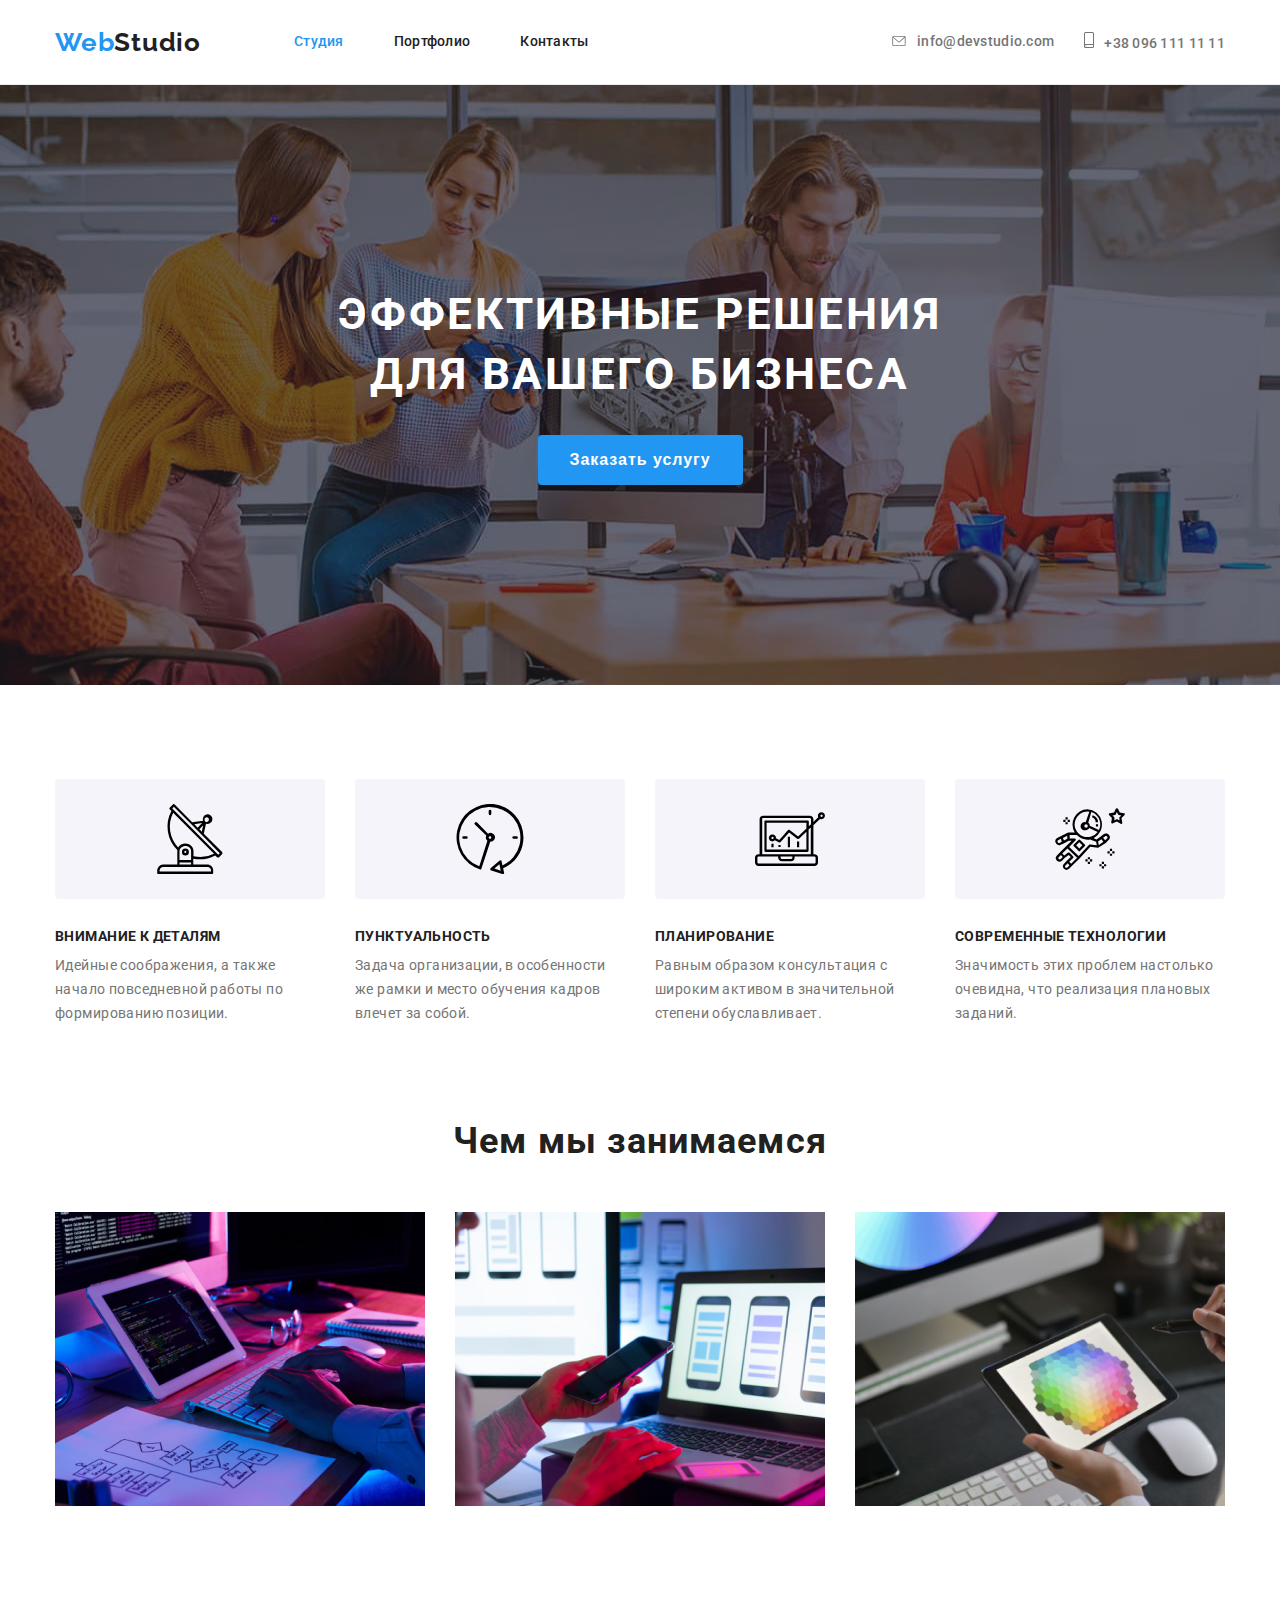
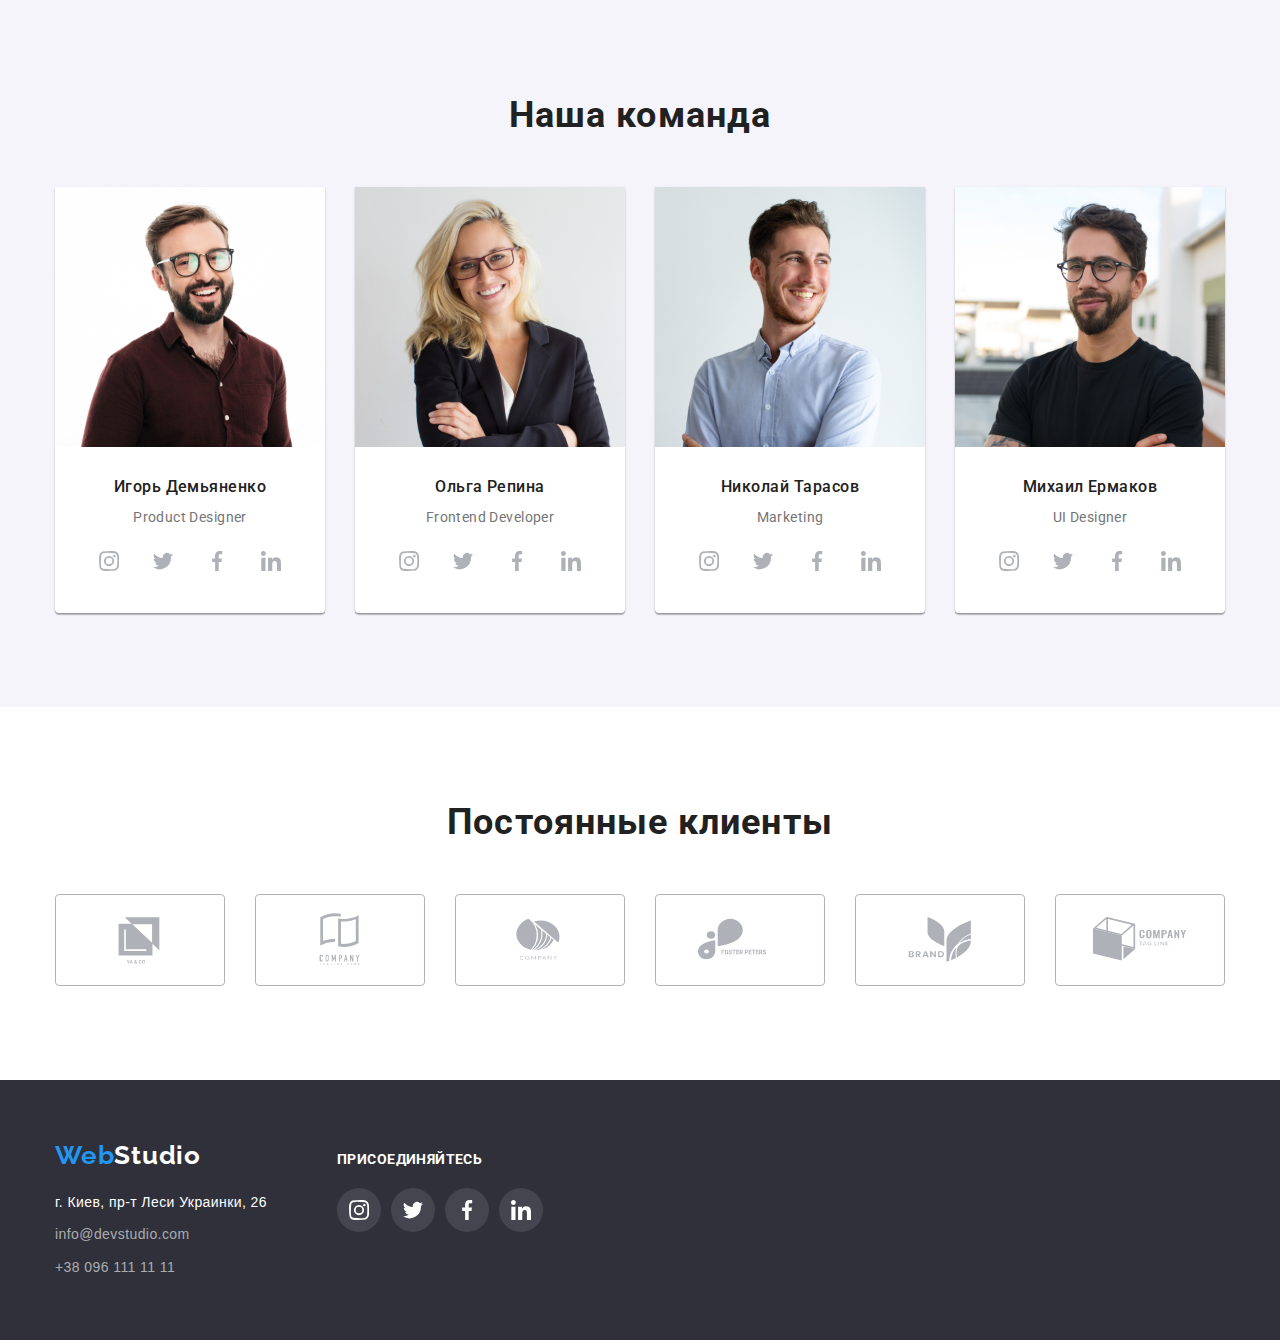
<file: index.html>
<!DOCTYPE html>
<html lang="ru">
<head>
    <meta charset="UTF-8">
    <meta http-equiv="X-UA-Compatible" content="IE=edge">
    <meta name="viewport" content="width=device-width, initial-scale=1.0">
    <title>WebStudio</title>
    <link href="https://fonts.googleapis.com/css2?family=Raleway:wght@700&family=Roboto:wght@400;500;700;900&display=swap"
        rel="stylesheet">
        <link rel="stylesheet" href="https://cdnjs.cloudflare.com/ajax/libs/modern-normalize/1.1.0/modern-normalize.min.css"
            integrity="sha512-wpPYUAdjBVSE4KJnH1VR1HeZfpl1ub8YT/NKx4PuQ5NmX2tKuGu6U/JRp5y+Y8XG2tV+wKQpNHVUX03MfMFn9Q=="
            crossorigin="anonymous" referrerpolicy="no-referrer" />
    <link rel="stylesheet" href="./css/style.css">
</head>

<body class="body">
    <header class="header">  
        <div class="container">     
        <a class="logo-link" lang="en" href="/">Web<span class="logo-link-one">Studio</span></a>
        <nav class="navigation">           
            <ul class="navigation-list">                
                <li  class="link"><a class="header-text current" href="./index.html">Студия</a></li>
                <li  class="link"><a class="header-text" href="./portfolio.html">Портфолио</a></li>
                <li  class="link"><a class="header-text" href="./contact.html">Контакты</a></li>               
            </ul>         
        </nav>
        <ul class="contact-lyst">
            <li class="header-contact"><a class="contact" href="mailto:info@devstudio.com">
                <svg class="mail">
                    <use href="./images/icons/symbol-defs(1).svg#icon-envelope">
                    </use>
            </svg>info@devstudio.com</a>
            </li>
            <li class="header-contact"><a class="contact" href="tel:+380961111111">
            <svg class="tel">
                    <use href="./images/icons/symbol-defs(1).svg#icon-smartphone">
                    </use>
            </svg>+38 096 111 11 11</a></li>
        </ul>
        </div>        
    </header>
    <main class="main">
        <section class="hero">
            <div class="container">
            <h1 class="hero-text">Эффективные решения<br> для вашего бизнеса</h1>
            <button class="btn" type="button">Заказать услугу</button>
            </div>
        </section>
        <section class="section after-hero">
            <h2 class="visually-hidden">WebStudio Особенности</h2>
            <div class="container">
            <ul  class="after-list">
                <li class="after-item">
                    <div class="after-icon">
                        <svg class="svg-icon">
                            <use href="/images/icons/symbol-defs(1).svg#icon-antenna-1"></use>
                        </svg>
                    </div>
                    <h3 class="after-title">Внимание к деталям</h3>
                    <p class="after-text">Идейные соображения, а также начало повседневной работы по формированию позиции.</p>
                </li>
                <li class="after-item">
                                        <div class="after-icon">
                        <svg class="svg-icon">
                            <use href="/images/icons/symbol-defs(1).svg#icon-clock-1"></use>
                        </svg>
                    </div>
                    <h3 class="after-title">Пунктуальность</h3>
                    <p class="after-text">Задача организации, в особенности же рамки и место обучения кадров влечет за собой.</p>
                </li>
                <li class="after-item">
                                        <div class="after-icon">
                        <svg class="svg-icon">
                            <use href="/images/icons/symbol-defs(1).svg#icon-diagram-1"></use>
                        </svg>
                    </div>
                    <h3 class="after-title">Планирование</h3>
                    <p class="after-text">Равным образом консультация с широким активом в значительной степени обуславливает.</p>
                </li>
                <li class="after-item">
                                        <div class="after-icon">
                        <svg class="svg-icon">
                            <use href="/images/icons/symbol-defs(1).svg#icon-astronaut-1"></use>
                        </svg>
                    </div>
                    <h3 class="after-title">Современные технологии</h3>
                    <p class="after-text">Значимость этих проблем настолько очевидна, что реализация плановых заданий.</p>
                </li>
            </ul>  
            </div>          
        </section>
        <section class="section chem">
        <div class="container">           
            <h2 class="section-titel">Чем мы занимаемся</h2>
            <ul class="list-one">
                <li class="item-one"><img src="./images/img.jpg" alt="создание html" width="370"></li>
                <li class="item-one"><img src="./images/img1.jpg" alt="проверка html" width="370"></li>
                <li class="item-one"><img src="./images/img2.jpg" alt="редактирование html" width="370"></li>
            </ul>
            </div>           
        </section>
        <section class="section nasha">
            <div class="container">          
            <h2 class="section-titel">Наша команда</h2>
            <ul class="list-comand">
                <li class="item-comand">                                                    
                    <img src="./images/img3.jpg" alt="изображение Игоря Демьяненко" width="270">
                    <div class="thumb-comand">
                    <h3 class="standart-title">Игорь Демьяненко</h3>
                    <p class="standart-text" lang="en">Product Designer</p>
                    <ul class="nasha-comand">
                        <li class="comand-item">
                            <a href="" class="disp-item">
                            <svg class="cont-item">
                                <use href="./images/icons/symbol-defs(1).svg#icon-instagram-2">
                            </use></svg></a></li>
                                <li class="comand-item">
                            <a href="" class="disp-item">
                            <svg class="cont-item">
                                <use href="./images/icons/symbol-defs(1).svg#icon-twitter-1">
                            </use></svg></a></li>
                        <li class="comand-item">
                            <a href="" class="disp-item">
                            <svg class="cont-item">
                                <use href="./images/icons/symbol-defs(1).svg#icon-facebook-1">
                            </use></svg></a></li>
                        <li class="comand-item">
                            <a href="" class="disp-item">
                            <svg class="cont-item">
                                <use href="./images/icons/symbol-defs(1).svg#icon-linkedin-1">
                            </use></svg></a></li> 
                    </ul>      
                    </div> 
                </li>
                <li class="item-comand">                    
                    <img src="./images/img4.jpg" alt="изображение Ольги Репиной" width="270">
                    <div class="thumb-comand">
                    <h3 class="standart-title">Ольга Репина</h3>
                    <p class="standart-text" lang="en">Frontend Developer</p>
                    <ul class="nasha-comand">
                        <li class="comand-item">
                            <a href="" class="disp-item">
                            <svg class="cont-item">
                                <use href="./images/icons/symbol-defs(1).svg#icon-instagram-2">
                            </use></svg></a></li>
                                <li class="comand-item">
                            <a href="" class="disp-item">
                            <svg class="cont-item">
                                <use href="./images/icons/symbol-defs(1).svg#icon-twitter-1">
                            </use></svg></a></li>
                        <li class="comand-item">
                            <a href="" class="disp-item">
                            <svg class="cont-item">
                                <use href="./images/icons/symbol-defs(1).svg#icon-facebook-1">
                            </use></svg></a></li>
                        <li class="comand-item">
                            <a href="" class="disp-item">
                            <svg class="cont-item">
                                <use href="./images/icons/symbol-defs(1).svg#icon-linkedin-1">
                            </use></svg></a></li> 
                    </ul>      
                    </div> 
                </li>
                <li class="item-comand">                    
                    <img src="./images/img5.jpg" alt="изображение Николая Тарасова" width="270">
                    <div class="thumb-comand">
                    <h3 class="standart-title">Николай Тарасов</h3>
                    <p class="standart-text" lang="en">Marketing</p>
                    <ul class="nasha-comand">
                        <li class="comand-item">
                            <a href="" class="disp-item">
                            <svg class="cont-item">
                                <use href="./images/icons/symbol-defs(1).svg#icon-instagram-2">
                            </use></svg></a></li>
                                <li class="comand-item">
                            <a href="" class="disp-item">
                            <svg class="cont-item">
                                <use href="./images/icons/symbol-defs(1).svg#icon-twitter-1">
                            </use></svg></a></li>
                        <li class="comand-item">
                            <a href="" class="disp-item">
                            <svg class="cont-item">
                                <use href="./images/icons/symbol-defs(1).svg#icon-facebook-1">
                            </use></svg></a></li>
                        <li class="comand-item">
                            <a href="" class="disp-item">
                            <svg class="cont-item">
                                <use href="./images/icons/symbol-defs(1).svg#icon-linkedin-1">
                            </use></svg></a></li> 
                    </ul>      
                    </div> 
                </li>
                <li class="item-comand">                    
                    <img src="./images/img6.jpg" alt="изображение Михаила Ермакова" width="270">
                    <div class="thumb-comand">
                    <h3 class="standart-title">Михаил Ермаков</h3>
                    <p class="standart-text" lang="en">UI Designer</p>
                    <ul class="nasha-comand">
                        <li class="comand-item">
                            <a href="" class="disp-item">
                            <svg class="cont-item">
                                <use href="./images/icons/symbol-defs(1).svg#icon-instagram-2">
                            </use></svg></a></li>
                                <li class="comand-item">
                            <a href="" class="disp-item">
                            <svg class="cont-item">
                                <use href="./images/icons/symbol-defs(1).svg#icon-twitter-1">
                            </use></svg></a></li>
                        <li class="comand-item">
                            <a href="" class="disp-item">
                            <svg class="cont-item">
                                <use href="./images/icons/symbol-defs(1).svg#icon-facebook-1">
                            </use></svg></a></li>
                        <li class="comand-item">
                            <a href="" class="disp-item">
                            <svg class="cont-item">
                                <use href="./images/icons/symbol-defs(1).svg#icon-linkedin-1">
                            </use></svg></a></li> 
                    </ul>      
                    </div> 
                </li>
            </ul>
            </div>            
        </section>
        <section class="customers">
            <div class="container">
                <h2 class="section-titel">Постоянные клиенты</h2>
                <ul class="list-customers">
                    <li class="item-customers">
                        <a href="" class="link-customers">
                            <svg class="svg-customers" width="106" height="60">
                                <use href="./images/icons/symbol-defs(1).svg#icon-Logo"></use>
                            </svg>
                        </a>
                    </li>
                    <li class="item-customers">
                        <a href="" class="link-customers">
                            <svg class="svg-customers" width="106" height="60">
                                <use href="./images/icons/symbol-defs(1).svg#icon-Logo-1"></use>
                            </svg>
                        </a>
                    </li>
                    <li class="item-customers">
                        <a href="" class="link-customers">
                            <svg class="svg-customers" width="106" height="60">
                                <use href="./images/icons/symbol-defs(1).svg#icon-Logo-2"></use>
                            </svg>
                        </a>
                    </li>
                    <li class="item-customers">
                        <a href="" class="link-customers">
                            <svg class="svg-customers" width="106" height="60">
                                <use href="./images/icons/symbol-defs(1).svg#icon-Logo-3"></use>
                            </svg>
                        </a>
                    </li>
                    <li class="item-customers">
                        <a href="" class="link-customers">
                            <svg class="svg-customers" width="106" height="60">
                                <use href="./images/icons/symbol-defs(1).svg#icon-Logo-4"></use>
                            </svg>
                        </a>
                    </li>
                    <li class="item-customers">
                        <a href="" class="link-customers">
                            <svg class="svg-customers" width="106" height="60">
                                <use href="./images/icons/symbol-defs(1).svg#icon-Logo-5"></use>
                            </svg>
                        </a>
                    </li>
                </ul>
            </div>
        </section>
    </main>
    <footer class="footer">  
        <div class="container">
            <div>      
                <a  class="logo-link" href="/">Web<span class="logo-link-two">Studio</span></a>        
                <address class="address">
            <ul class="footer-list">
                <li class="footer-item">
                    <a class="contact-lynk-address" href="https://goo.gl/maps/xhf7ZU4KERErJAge8" target="_blank"
                        rel="noopener noreferrer nofollow">
                        г. Киев, пр-т Леси Украинки, 26</a>
                </li>
                <li class="footer-item">
                    <a class="contact-lynk-connect" href="mailto:info@devstudio.com">info@devstudio.com</a>
                </li>
                <li class="footer-item">
                    <a class="contact-lynk-connect" href="tel:+380961111111">+38 096 111 11 11</a>
                </li>
            </ul>
                </address> 
            </div>        
            <div class="grup">
                <p class="title-footer">присоединяйтесь</p>
                <ul class="social">
                <li class="social-item">
                    <a href="" class="social-link">
                    <svg class="cont-social">
                        <use href="./images/icons/symbol-defs(1).svg#icon-instagram-2">
                    </use></svg></a></li>
                        <li class="social-item">
                    <a href="" class="social-link">
                    <svg class="cont-social">
                        <use href="./images/icons/symbol-defs(1).svg#icon-twitter-1">
                    </use></svg></a></li>
                <li class="social-item">
                    <a href="" class="social-link">
                    <svg class="cont-social">
                        <use href="./images/icons/symbol-defs(1).svg#icon-facebook-1">
                    </use></svg></a></li>
                <li class="social-item">
                    <a href="" class="social-link">
                    <svg class="cont-social">
                        <use href="./images/icons/symbol-defs(1).svg#icon-linkedin-1">
                    </use></svg></a></li> 
                </ul>
            </div>
        </div>       
    </footer>
</body>
</html>
</file>
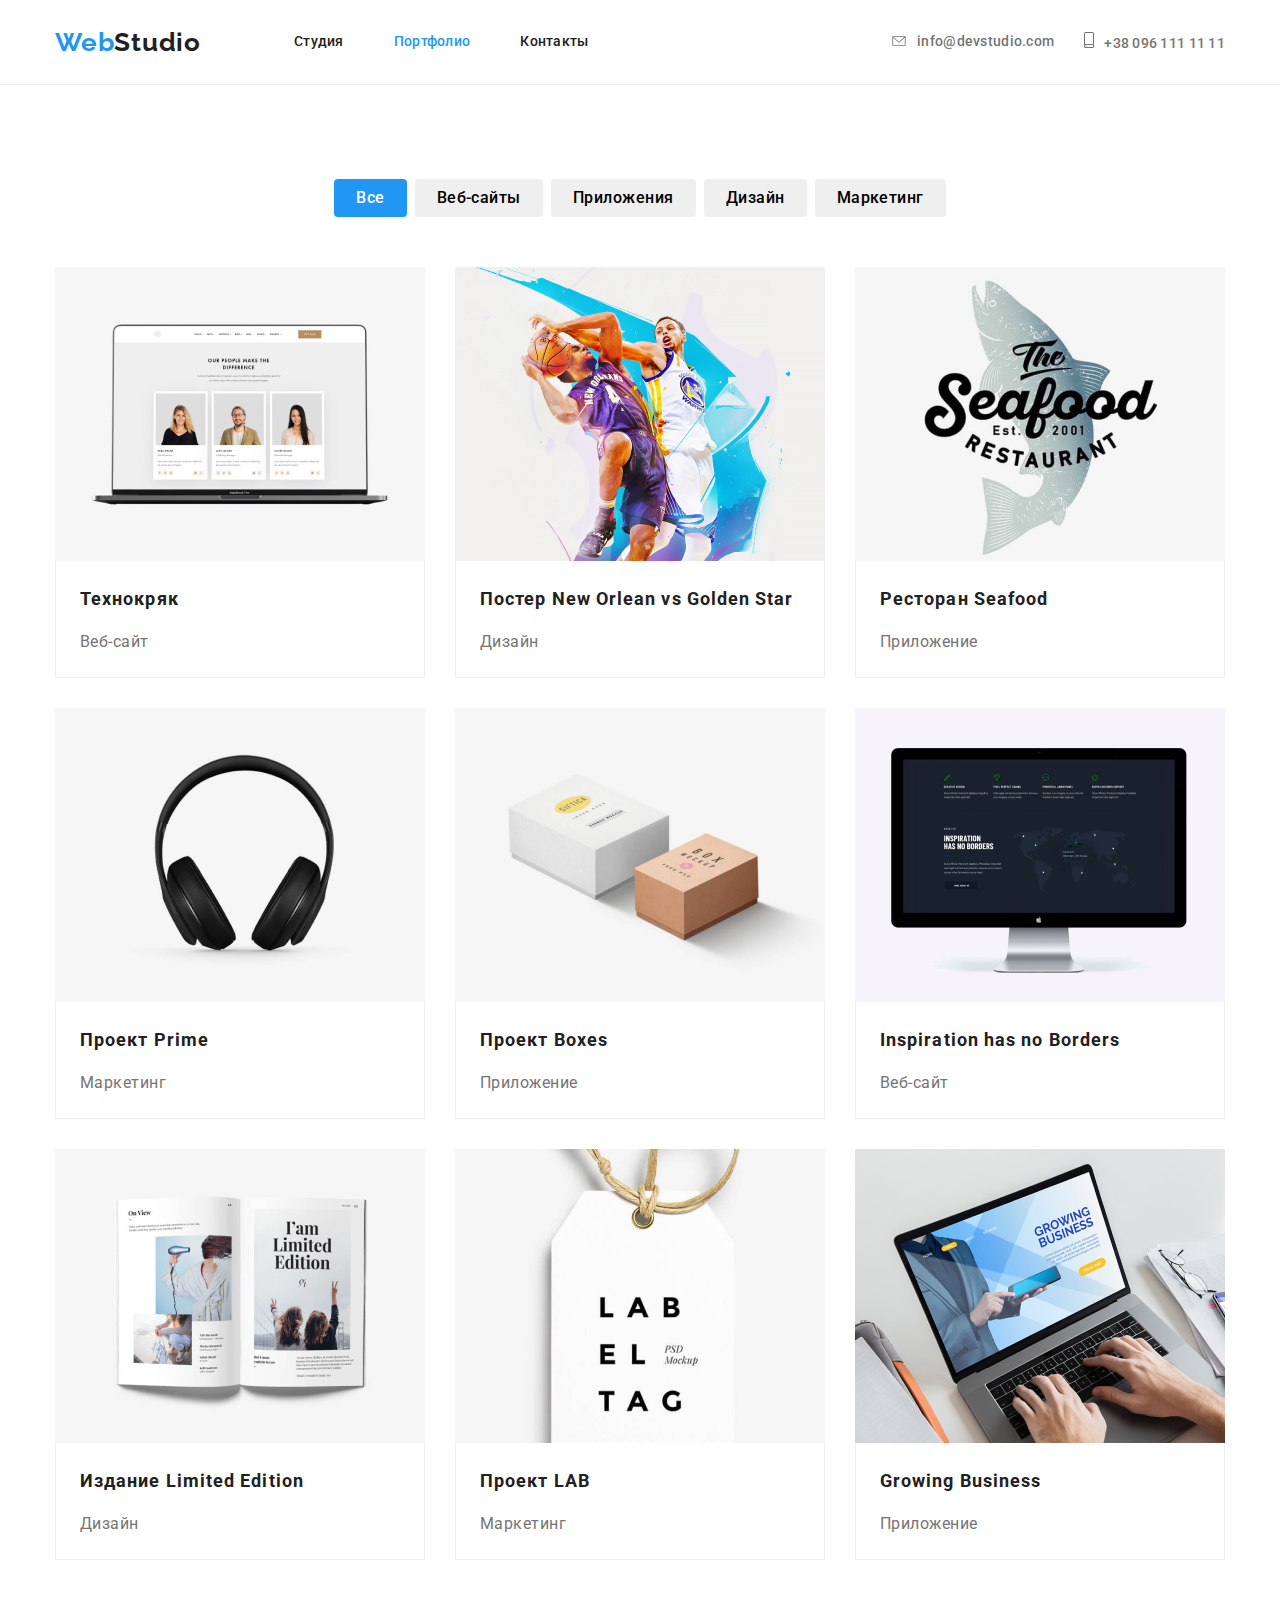
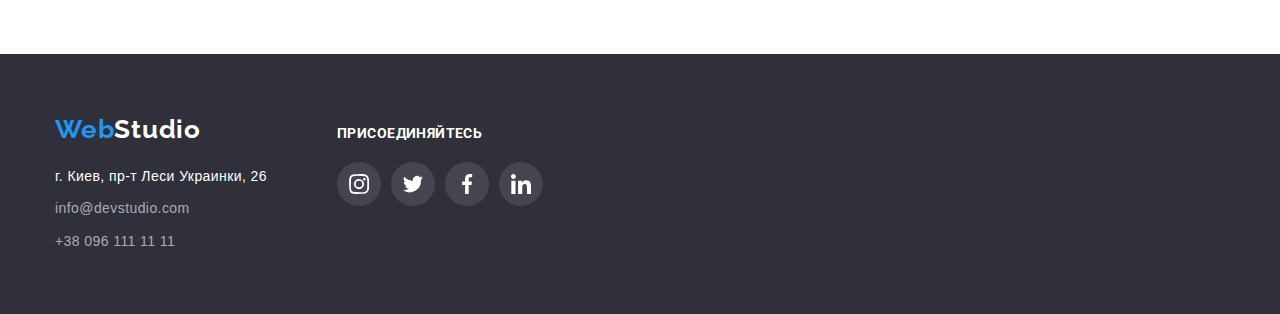
<file: portfolio.html>
<!DOCTYPE html>
<html lang="ru">
<head>
    <meta charset="UTF-8">
    <meta http-equiv="X-UA-Compatible" content="IE=edge">
    <meta name="viewport" content="width=device-width, initial-scale=1.0">
    <title>WebStudio</title>
<link href="https://fonts.googleapis.com/css2?family=Raleway:wght@700&family=Roboto:wght@400;500;700;900&display=swap"
    rel="stylesheet">
    <link rel="stylesheet" href="https://cdnjs.cloudflare.com/ajax/libs/modern-normalize/1.1.0/modern-normalize.min.css"
            integrity="sha512-wpPYUAdjBVSE4KJnH1VR1HeZfpl1ub8YT/NKx4PuQ5NmX2tKuGu6U/JRp5y+Y8XG2tV+wKQpNHVUX03MfMFn9Q=="
            crossorigin="anonymous" referrerpolicy="no-referrer" />
    <link rel="stylesheet" href="./css/style.css">
</head>

<body class="body">
    <header class="header">  
        <div class="container">     
        <a class="logo-link" lang="en" href="/">Web<span class="logo-link-one">Studio</span></a>
        <nav class="navigation">           
            <ul class="navigation-list">                
                <li  class="link"><a class="header-text" href="./index.html">Студия</a></li>
                <li  class="link"><a class="header-text current" href="./portfolio.html">Портфолио</a></li>
                <li  class="link"><a class="header-text" href="./contact.html">Контакты</a></li>               
            </ul>         
        </nav>
        <ul class="contact-lyst">
            <li class="header-contact"><a class="contact" href="mailto:info@devstudio.com">
                <svg class="mail">
                    <use href="./images/icons/symbol-defs(1).svg#icon-envelope">
                    </use>
            </svg>info@devstudio.com</a>
            </li>
            <li class="header-contact"><a class="contact" href="tel:+380961111111">
            <svg class="tel">
                    <use href="./images/icons/symbol-defs(1).svg#icon-smartphone">
                    </use>
            </svg>+38 096 111 11 11</a></li>
        </ul>
        </div>        
    </header>
    <main class="portfolio">        
        <section class="pfo">
            <h1 class="visually-hidden">Особенности</h1>
            <div class="container">
                <ul class="list-pfo-btn">
                <li class="item-pfo-btn"><button class="pfo-button current" type="button">Все</button></li>
                <li class="item-pfo-btn"><button class="pfo-button" type="button">Веб-сайты</button></li>
                <li class="item-pfo-btn"><button class="pfo-button" type="button">Приложения</button></li>
                <li class="item-pfo-btn"><button class="pfo-button" type="button">Дизайн</button></li>
                <li class="item-pfo-btn"><button class="pfo-button" type="button">Маркетинг</button></li>
                </ul>
                <ul class="list-pfo">                                   
                <li class="item-two">
                    <a href="" class="pfo-link link">                    
                        <img src="./img-pfo/img0.jpg" alt="Лого веб-сайта Технокряк" width="370">                    
                        <div class="card-pfo">
                            <h2 class="standart-title titlepfo">Технокряк</h2>
                            <p class="standart-text textpfo"><span class="pfo-one">Веб-сайт</span></p>
                        </div>
                    </a>
                </li>
                <li class="item-two">
                    <a href="" class="pfo-link link">                    
                    <img src="./img-pfo/img1.jpg" alt="Постер матча New Orlean vs Golden Star" width="370">                    
                    <div class="card-pfo">
                    <h2 class="standart-title titlepfo" lang="en">Постер New Orlean vs Golden Star</h2>
                    <p class="standart-text textpfo"><span class="pfo-one">Дизайн</span></p>
                    </div>
                    </a>                
                </li>
                <li class="item-two">
                    <a href="" class="pfo-link link">                    
                    <img src="./img-pfo/img2.jpg" alt="Лого Ресторана Seafood" width="370">                    
                    <div class="card-pfo">
                    <h2 class="standart-title titlepfo">Ресторан Seafood</h2>
                    <p class="standart-text textpfo"><span class="pfo-one">Приложение</span></p>
                    </div>
                    </a>
                </li>
                <li class="item-two">
                    <a href="" class="pfo-link link">                    
                    <img src="./img-pfo/img3.jpg" alt="Лого маркетингового Проекта Prime" width="370">                    
                    <div class="card-pfo">
                    <h2 class="standart-title titlepfo">Проект Prime</h2>
                    <p class="standart-text textpfo"><span class="pfo-one">Маркетинг</span></p>
                    </div>
                    </a>
                </li>
                <li class="item-two">
                    <a href="" class="pfo-link link">                    
                    <img src="./img-pfo/img4.jpg" alt="Лого приложения Проекта Boxes" width="370">                    
                    <div class="card-pfo">
                    <h2 class="standart-title titlepfo">Проект Boxes</h2>
                    <p class="standart-text textpfo"><span class="pfo-one">Приложение</span></p>
                    </div>
                    </a>
                </li>
                <li class="item-two">
                    <a href="" class="pfo-link link">                    
                    <img src="./img-pfo/img5.jpg" alt="Лого веб-сайта Inspiration has no Borders" width="370">                    
                    <div class="card-pfo">
                    <h2 class="standart-title titlepfo">Inspiration has no Borders</h2>
                    <p class="standart-text textpfo"><span class="pfo-one">Веб-сайт</span></p>
                    </div>
                    </a>
                </li>
                <li class="item-two">
                    <a href="" class="pfo-link link">                   
                    <img src="./img-pfo/img6.jpg" alt="Лого дизайнерского Издания Limited Edition" width="370">                    
                    <div class="card-pfo">
                    <h2 class="standart-title titlepfo">Издание Limited Edition</h2>
                    <p class="standart-text textpfo"><span class="pfo-one">Дизайн</span></p>
                    </div>
                    </a>
                </li>
                <li class="item-two">
                    <a href="" class="pfo-link link">                   
                    <img src="./img-pfo/img7.jpg" alt="Лого маркетингового Проекта LAB" width="370">                    
                    <div class="card-pfo">
                    <h2 class="standart-title titlepfo">Проект LAB</h2>
                    <p class="standart-text textpfo"><span class="pfo-one">Маркетинг</span></p>
                    </div>
                    </a>
                </li>
                <li class="item-two">
                    <a href="" class="pfo-link link">                    
                    <img src="./img-pfo/img8.jpg" alt="Лого приложения Growing Business" width="370">                    
                    <div class="card-pfo">
                    <h2 class="standart-title titlepfo">Growing Business</h2>
                    <p class="standart-text textpfo"><span class="pfo-one">Приложение</span></p>
                    </div>
                    </a>
                </li>                
                </ul>
            </div>           
        </section>
    </main>
    <footer class="footer">  
        <div class="container">
            <div>      
                <a  class="logo-link" href="/">Web<span class="logo-link-two">Studio</span></a>        
                <address class="address">
            <ul class="footer-list">
                <li class="footer-item">
                    <a class="contact-lynk-address" href="https://goo.gl/maps/xhf7ZU4KERErJAge8" target="_blank"
                        rel="noopener noreferrer nofollow">
                        г. Киев, пр-т Леси Украинки, 26</a>
                </li>
                <li class="footer-item">
                    <a class="contact-lynk-connect" href="mailto:info@devstudio.com">info@devstudio.com</a>
                </li>
                <li class="footer-item">
                    <a class="contact-lynk-connect" href="tel:+380961111111">+38 096 111 11 11</a>
                </li>
            </ul>
                </address> 
            </div>        
            <div class="grup">
                <p class="title-footer">присоединяйтесь</p>
                <ul class="social">
                <li class="social-item">
                    <a href="" class="social-link">
                    <svg class="cont-social">
                        <use href="./images/icons/symbol-defs(1).svg#icon-instagram-2">
                    </use></svg></a></li>
                        <li class="social-item">
                    <a href="" class="social-link">
                    <svg class="cont-social">
                        <use href="./images/icons/symbol-defs(1).svg#icon-twitter-1">
                    </use></svg></a></li>
                <li class="social-item">
                    <a href="" class="social-link">
                    <svg class="cont-social">
                        <use href="./images/icons/symbol-defs(1).svg#icon-facebook-1">
                    </use></svg></a></li>
                <li class="social-item">
                    <a href="" class="social-link">
                    <svg class="cont-social">
                        <use href="./images/icons/symbol-defs(1).svg#icon-linkedin-1">
                    </use></svg></a></li> 
                </ul>
            </div>
        </div>       
    </footer>
</body>
</html>
</file>
<file: css/style.css>
/*--цвет заголовка #212121; --*/
/*--цвет  текста #757575; --*/
/*--цвет  синий #2196F3; --*/
/*--цвет  белый #FFFFFF; --*/
/*--цвет серый background: #F5F4FA; --*/
/*--цвет черный background: #2F303A; --*/

html {
  box-sizing: border-box;
}

*,
*::before,
*::after {
  box-sizing: inherit;
}

:root {
  --one-text-color: #757575;
  --title-text-color: #212121;
  --accent-color: #2196f3;
  --two-text-color: #ffffff;
  --button-first-color: #2196f3;
  --button-second-color: #ffffff;
  --contakt-link-header: #757575;
  --icon-color-one: #AFB1B8;
 
}

p,
h1,
h2,
h3,
h4,
h5,
h6 {
  margin: 0;
}
* {
  margin: 0;
  padding: 0;
}

ul {
  margin: 0;
  padding: 0;
  list-style: none;
}
button {
  cursor: pointer;
}

img {
  display: block;
  min-width: 100%;
  height: auto;
}

a {
  text-decoration: none;
}
.body :focus {
  cursor: pointer;
  list-style-type: none;
}
.body {
  font-family: Roboto, sans-serif;
}
.container {
  width: 1200px;
  padding-left: 15px;
  padding-right: 15px;
  margin: 0 auto;
}

/* шапка*/
.mail {
  fill: currentColor;
  margin-right: 10px;
  width: 16px;
  height: 10px;
}
.tel {
  fill: currentColor;
  margin-right: 10px;
  width: 10px;
  height: 16px;
}

.navigation-list {
  display: flex;
}
.contact-lyst {
  display: flex;
  align-items: center;
  margin-left: auto;
}

.contact-lyst :focus,
.contact-lyst :hover {
  color: var(--accent-color);
}
.navigation :focus,
.navigation :hover {
  color: var(--accent-color);
}
.navigation .current {
  color: var(--accent-color);
}
.navigation {
  margin-left: 93px;
}
.header {
 border-bottom: 1px solid #ececec;
}

.header .container {
   display: flex;
   align-items: center; 
  background-color: #ffffff;
}

.header .logo-link {
  display: block;
  justify-content: center;
  padding-top: 25px;
  padding-bottom: 25px;

  font-family: Raleway, sans-serif;
  font-weight: bold;
  font-size: 26px;
  line-height: 1.19;
  letter-spacing: 0.03em;
  color: var(--accent-color);
}
.logo-link-one {
  color: #212121;
}
.logo-link-two {
  color: #ffffff;
}

.navigation-list .link {
  display: block;
  font-weight: 500;
  font-size: 14px;
  line-height: 1.14;
  letter-spacing: 0.02em;
}
.navigation-list .link:not(:first-child) {
  margin-left: 50px;
}

.header-text {
  padding-top: 32px;
  padding-bottom: 32px;

  color: var(--title-text-color);
}

.contact {
  display: block;
  align-items: center;
    padding-top: 32px;
    padding-bottom: 32px;

  font-family: Roboto, sans-serif;
  font-weight: 500;
  font-size: 14px;
  line-height: 1.14;
  letter-spacing: 0.02em;
  color: #757575;
}

.header-contact:not(:first-child) {
  margin-left: 30px;
}

.contact-icon {
  margin-right: 10px;
}



/* герой*/

.hero {
  padding-top: 200px;
  padding-bottom: 200px;
  text-align: center;
  max-width: 1600px;
  background-color: #2f303a;
  background-image: linear-gradient(rgba(47, 48, 58, 0.4), rgba(47, 48, 58, 0.4)),
  url(../images/герой.jpg);
  background-position: center;
  background-size: cover;
  margin: 0 auto;
}
.hero-text {
  font-size: 44px;
  line-height: 1.36;
  text-align: center;
  letter-spacing: 0.06em;
  text-transform: uppercase;
  color: #ffffff;
  cursor: pointer;
  margin-bottom: 30px;
}

.btn {
  display: inline-block;
  text-align: center;

  padding: 10px 32px 10px 32px;

  border: none;
  cursor: pointer;
  border-radius: 4px;
  font-weight: bold;
  font-size: 16px;
  line-height: 1.87;

  letter-spacing: 0.06em;
  background: #2196f3;
  color: #ffffff;
}

.btn :focus,
.btn :hover {
  color: var(--button-second-color);
}

/* особенности */
.after-item {
  display:inline-block;
  justify-content: center;
  align-items: center;
  width: 270px;

}
.after-icon {
  display: flex;
  align-items: center;
  justify-content: center;
  width: 270px;
  height: 120px;
  margin-bottom: 30px;
  border-radius: 4px;
  background-color: #F5F4FA;
}
.svg-icon {
  width: 70px;
  height: 70px;
}

.after-list {
  display: flex;
}

.after-item {
  text-decoration: none;
}
.after-item:not(:last-child) {
  margin-right: 30px;
}

.after-hero {
margin: 0 auto;
padding-top: 94px;
padding-bottom: 94px;
}

.after-title {
  margin-top: 30px;

  color: var(--title-text-color);
  font-weight: bold;
  font-size: 14px;
  line-height: 1.14;
  letter-spacing: 0.03em;
  text-transform: uppercase;
}

.after-text {
  margin-top: 10px;
  font-size: 14px;
  line-height: 1.71;
  letter-spacing: 0.03em;
  color: var(--one-text-color);
}

/* секции */
.item-customers {
  display: flex;
}
.link-customers:hover .svg-customers,
.link-customers:focus .svg-customers {
fill: var(--accent-color);
}
.link-customers:hover,
.link-customers:focus {
  border: 1px solid var(--accent-color);
  box-sizing: border-box;
  border-radius: 4px;
}

.svg-customers {
  fill: var(--icon-color-one);
}

.item-customers:not(:first-child) {
  margin-left: 30px;
}
.list-customers {
  display: flex;
  justify-content: space-between;
}
.link-customers {
  display: flex;
  align-items: center;
  justify-content: center;
  width: 170px;
  height: 92px;
 border: 1px solid #AFB1B8;
 box-sizing: border-box;
 border-radius: 4px;
}
.customers {
  text-align: center;
  padding-top: 94px;
  padding-bottom: 94px;
  cursor: pointer;
}

.disp-item:hover,
.disp-item:focus {
background-color: var(--accent-color);
}
.cont-item {
width: 20px;
height: 20px;
fill: var(--icon-color-one);
}

.disp-item:hover .cont-item,
.disp-item:focus .cont-item {
  fill: var(--button-second-color);
}

.disp-item {
  display: flex;
  align-items: center;
  justify-content: center;
  width: 44px;
  height: 44px;
  border-radius: 50%;


}
.comand-item:not(:last-child) {
  margin-right: 10px;
}
.comand-item {
  cursor: pointer;
}

.nasha-comand {
  display: flex;
  justify-content: center;
}

.chem {
  text-align: center;
  min-width: 1200px;
    padding-bottom: 94px;
}

.nasha {
  text-align: center;
   min-width: 1200px;
  background: #F5F4FA;
   padding-top: 94px;
   padding-bottom: 94px;
}

.thumb-comand {
    display: flex;
    flex-direction: column;
    align-items: center;
      padding: 30px 32px; 
}

.list-one {
  display: flex;
}

.list-comand {
  display: flex;
}

.item-one:not(:last-child) {
  margin-right: 30px;
}
.item-comand:not(:last-child) {
  margin-right: 30px;
}

.item-comand {
  background: #ffffff;
  box-shadow: 0px 1px 3px rgba(0, 0, 0, 0.12), 0px 1px 1px rgba(0, 0, 0, 0.14),
    0px 2px 1px rgba(0, 0, 0, 0.2);
  border-radius: 0px 0px 4px 4px;
}

.section-titel {
  margin-bottom: 50px;

  font-weight: bold;
  font-size: 36px;
  line-height: 1.17;
  letter-spacing: 0.03em;
  color: var(--title-text-color);
}

.standart-title {
  font-weight: 500;
  font-size: 16px;
  line-height: 1.19;
  letter-spacing: 0.03em;
  color: var(--title-text-color);
  margin-bottom: 10px;
}
.item-comand .standart-text {
  margin-bottom: 10px;
  font-size: 14px;
  line-height: 1.71;
  letter-spacing: 0.03em;
  color: var(--one-text-color);
}

/* подвал*/
.social-link {
  display: flex;
  align-items: center;
}
.social-item:hover .social-link,
.social-item:focus .social-link {
  fill: var(--button-second-color);
}
.social-item:hover,
.social-item:focus {
background-color: var(--accent-color);
}

.cont-social {
  width: 20px;
  height: 20px;
  fill: var(--button-second-color);
}
.social-item {
  display: flex;
  align-items: center;
  justify-content: center;
  width: 44px;
  height: 44px;
  border-radius: 50%;
  background-color: rgba(255, 255, 255, 0.1);
  cursor: pointer;
}
.social .social-item:not(:first-child) {
  margin-left: 10px;
}

.footer .container {
  display: flex;
  align-items: baseline;
}
.grup {
margin-left: 70px;
}

.social {
  display: flex;
  justify-content: center;
    margin-top: 20px;
}
.title-footer {
  font-weight: bold;
  font-size: 14px;
  line-height: 1.14;
  letter-spacing: 0.03em;
  text-transform: uppercase;
  color: #FFFFFF
}
.footer {
  padding-top: 60px;
  padding-bottom: 60px;
}

.footer .logo-link {
  font-family: Raleway, sans-serif;
  font-weight: bold;
  font-size: 26px;
  line-height: 1.19;
  letter-spacing: 0.03em;
  color: var(--accent-color);
}
.footer .logo-link-one {
  color: #212121;
}
.logo-link-two {
  color: #ffffff;
}

.footer-list {
  margin-top: 20px;
  font-family: Robto, sans-serif;
  font-style: normal;
}
.contact-lynk-address {
  font-size: 14px;
  line-height: 1.71;
  letter-spacing: 0.03em;
  color: #ffffff;
}

.contact-lynk-connect {
  font-size: 14px;
  line-height: 1.7;
  letter-spacing: 0.03em;
  font-style: normal;
  color: rgba(255, 255, 255, 0.6);
}

.footer {
  background: #2f303a;
  text-decoration: none;
}

.footer-item:not(:first-child) {
  margin-top: 9px;
}

.footer-item :focus,
.footer-item :hover {
  color: var(--accent-color);
}

/* 2 портфолио */


.item-two .link:hover,
.item-two .link:focus {
box-shadow: 0px 1px 1px rgba(0, 0, 0, 0.12),
0px 4px 4px rgba(0, 0, 0, 0.06),
1px 4px 6px rgba(0, 0, 0, 0.16);
}

.pfo {
  padding-top: 94px;
  padding-bottom: 94px;
}

.visually-hidden {
  opacity: 0;
  height: 0;
  width: 0;
}

.card-pfo {
padding: 20px 24px;

  background: #ffffff;
  border: 1px solid #eeeeee;
  border-top: 0;
}

.textpfo {
  margin-top: 4px;
}

.list-pfo {
  display: flex;
  flex-wrap: wrap;
  margin-top: -30px;
  margin-left: -30px;
}

.item-two {
    display: flex;
  width: 370px;
  margin-left: 30px;
  margin-top: 30px;
  cursor: pointer;
}

.list-pfo .standart-title {
  font-weight: bold;
  font-size: 18px;
  line-height: 2;
  letter-spacing: 0.06em;
  color: var(--title-text-color);
}
.list-pfo .standart-text {
  font-size: 16px;
  line-height: 1.87;
  letter-spacing: 0.03em;
  color: var(--one-text-color);
}
.item-pfo-btn .current {
  color: var(--button-second-color);
  background-color: var(--button-first-color);
}

.list-pfo-btn {
  display: flex;
  justify-content: center;
  padding-bottom: 50px;

  color: var(--title-text-color);
}
.item-pfo-btn:not(:first-child) {
  margin-left: 8px;
}

.item-pfo-btn :hover,
.item-pfo-btn :focus {
  color: var(--button-second-color);
  background-color: var(--accent-color);
   box-shadow: 0px 3px 1px rgba(0, 0, 0, 0.1),
   0px 1px 2px rgba(0, 0, 0, 0.08),
   0px 2px 2px rgba(0, 0, 0, 0.12);
}
.pfo-button {
  display: inline-block;
   text-align: center;

   padding: 6px 22px 6px 22px;
}

.list-pfo-btn .pfo-button {
  cursor: pointer;
  font-family: Roboto, sans-serif;
  border: none;
  border-radius: 4px;
  font-weight: 500;
  font-size: 16px;
  line-height: 1.62;
  text-align: center;
  letter-spacing: 0.03em;
}
</file>
